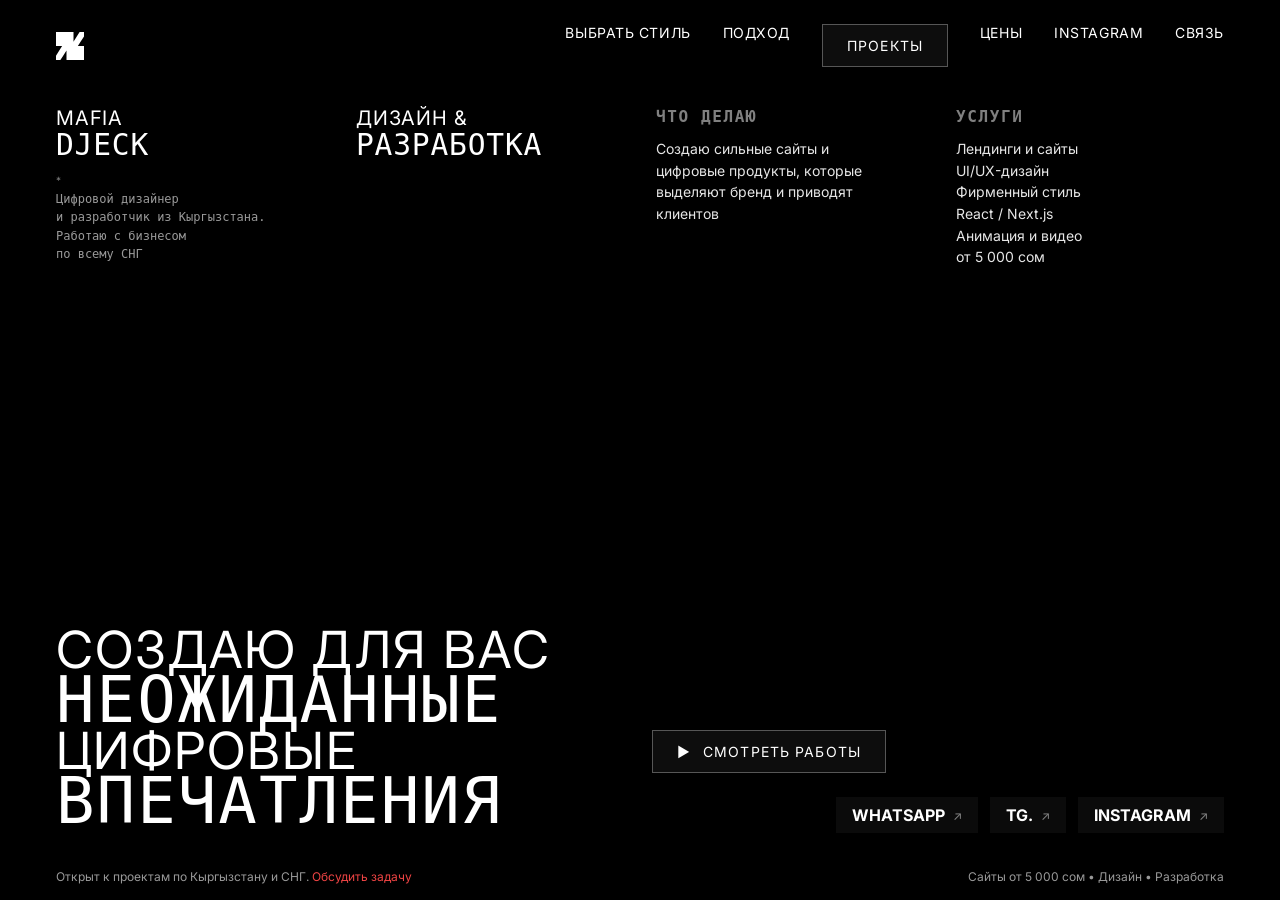
<file: docs/index.html>
<!doctype html>
<html lang="ru">
  <head>
    <meta charset="UTF-8" />
    <meta name="viewport" content="width=device-width, initial-scale=1.0" />
    <meta
      name="description"
      content="Портфолио цифрового дизайнера и разработчика. Сайты и приложения для Кыргызстана и СНГ от 5 000 сом."
    />
    <title>Mafiacjeck — дизайн и разработка сайтов в Кыргызстане</title>
    <link rel="preconnect" href="https://fonts.googleapis.com" />
    <link rel="preconnect" href="https://fonts.gstatic.com" crossorigin />
    <link
      href="https://fonts.googleapis.com/css2?family=Inter:wght@300;400;500;600;700;800;900&display=swap"
      rel="stylesheet"
    />
    <link
      href="https://db.onlinewebfonts.com/c/d08bafd725a4cfc309efb5a88e0b63a5?family=basis33"
      rel="stylesheet"
    />
    <style>
      :root { color-scheme: dark; --white: #fff; --black: #000; --chip: #0b0b0b; }
      * { box-sizing: border-box; }
      html, body { height: 100%; margin: 0; overflow: hidden; background: #000; }
      body { color: #fff; font-family: "Inter", sans-serif; -webkit-font-smoothing: antialiased; }
      a { color: inherit; text-decoration: none; }
      button { color: inherit; font: inherit; cursor: pointer; }
      .font-pixel { font-family: "basis33", monospace; }
      .page { position: relative; width: 100%; height: 100dvh; overflow: hidden; background: #000; }
      .background { position: absolute; inset: 0; width: 100%; height: 100%; object-fit: cover; }
      .shell { position: relative; z-index: 10; display: flex; flex-direction: column; height: 100%; padding: 0 3.5rem; }
      .header { display: flex; align-items: center; justify-content: space-between; padding: 1.5rem 0; }
      .mark { display: block; width: 28px; height: 28px; }
      .desktop-nav { display: flex; gap: 2rem; font-size: .875rem; letter-spacing: .04em; }
      .desktop-nav a, .icon-btn { transition: opacity .2s ease; }
      .desktop-nav a:hover, .icon-btn:hover { opacity: .7; }
      .menu-button { display: none; border: 0; background: transparent; padding: .5rem; font-size: 1.6rem; line-height: 1; }
      .meta { display: grid; grid-template-columns: repeat(4, minmax(0, 1fr)); gap: 2rem; margin-top: 1rem; }
      .meta h2 { margin: 0; font-size: 1.25rem; font-weight: 400; line-height: 1.1; letter-spacing: .04em; }
      .meta h2 .font-pixel { font-size: 1.85rem; }
      .asterisk { margin-top: .75rem; color: rgba(255,255,255,.5); font-size: .625rem; }
      .blurb { margin: .25rem 0 0; color: rgba(255,255,255,.6); font-size: .75rem; line-height: 1.55; }
      .label { margin: 0 0 .75rem; color: rgba(255,255,255,.5); font-size: 1rem; text-transform: uppercase; letter-spacing: .1em; }
      .meta-copy, .services { max-width: 220px; margin: 0; color: rgba(255,255,255,.9); font-size: .875rem; line-height: 1.55; }
      .services { padding: 0; list-style: none; }
      .spacer { flex: 1; min-height: .5rem; }
      .bottom { padding-bottom: 1rem; }
      .bottom-row { display: grid; grid-template-columns: 1fr 1fr; align-items: end; gap: 1.5rem; }
      .hero { margin: 0; font-size: clamp(3rem, 4vw, 4.25rem); font-weight: 400; line-height: .72; letter-spacing: .04em; text-transform: uppercase; }
      .hero .font-pixel { display: inline-block; font-size: 1.25em; line-height: 1; }
      .actions { display: flex; flex-direction: column; justify-content: flex-end; gap: 1.5rem; }
      .works-button { display: flex; align-items: center; align-self: flex-start; gap: .75rem; padding: .75rem 1.5rem; border: 1px solid rgba(255,255,255,.3); background: rgba(255,255,255,.05); backdrop-filter: blur(6px); font-size: .875rem; letter-spacing: .08em; transition: background .2s ease; }
      .works-button:hover { background: rgba(255,255,255,.1); }
      .chips { display: flex; flex-wrap: wrap; align-self: flex-end; gap: .75rem; }
      .chip { display: flex; align-items: center; gap: .5rem; padding: .5rem 1rem; background: var(--chip); font-weight: 700; transition: background .2s ease; }
      .chip:hover { background: #171717; }
      .chip small { color: rgba(255,255,255,.5); font-size: .75rem; font-weight: 400; }
      .footer { display: grid; grid-template-columns: 1fr 1fr; gap: 1rem; margin-top: 1.25rem; padding-top: 1rem; color: rgba(255,255,255,.6); font-size: .75rem; }
      .footer p { margin: 0; }
      .footer p:last-child { text-align: right; }
      .footer .contact { color: #ef4444; }
      .overlay { position: fixed; inset: 0; z-index: 50; display: flex; flex-direction: column; background: rgba(0,0,0,.95); backdrop-filter: blur(12px); opacity: 0; pointer-events: none; transition: opacity .5s cubic-bezier(.16,1,.3,1); }
      .overlay.open { opacity: 1; pointer-events: auto; }
      .overlay-header { display: flex; align-items: center; justify-content: space-between; padding: 1.5rem; }
      .close-button { border: 0; background: transparent; padding: .5rem; font-size: 2rem; line-height: 1; }
      .mobile-nav { display: flex; flex: 1; flex-direction: column; align-items: center; justify-content: center; gap: 2rem; }
      .mobile-nav a { transform: translateY(1rem); opacity: 0; font-size: 1.5rem; letter-spacing: .1em; transition: all .5s cubic-bezier(.16,1,.3,1); }
      .overlay.open .mobile-nav a { transform: translateY(0); opacity: 1; }
      .projects-overlay { z-index: 45; align-items: center; justify-content: center; padding: 1.25rem; background: rgba(0,0,0,.75); }
      .projects-panel { width: min(100%, 760px); max-height: 88dvh; overflow-y: auto; padding: 2rem; background: #0b0b0b; transform: translateY(2rem); transition: transform .5s cubic-bezier(.16,1,.3,1); }
      .projects-overlay.open .projects-panel { transform: translateY(0); }
      .projects-head { display: flex; align-items: flex-start; justify-content: space-between; gap: 1rem; margin-bottom: 2rem; }
      .projects-kicker { margin: 0 0 .5rem; color: rgba(255,255,255,.5); font-size: .875rem; letter-spacing: .1em; text-transform: uppercase; }
      .projects-title { margin: 0; font-size: 1.875rem; font-weight: 400; letter-spacing: .04em; text-transform: uppercase; }
      .projects-list { border-top: 1px solid rgba(255,255,255,.15); border-bottom: 1px solid rgba(255,255,255,.15); }
      .project { display: flex; align-items: center; justify-content: space-between; gap: 1rem; padding: 1.25rem 0; transition: opacity .2s ease; }
      .project + .project { border-top: 1px solid rgba(255,255,255,.15); }
      .project:hover { opacity: .7; }
      .project-number { margin-right: 1rem; color: rgba(255,255,255,.4); font-size: .75rem; }
      .project-name { font-weight: 600; letter-spacing: .04em; }
      .project-type { margin-left: 1rem; color: rgba(255,255,255,.5); font-size: .75rem; }
      @media (min-width: 1024px) { .background { transform: scale(1.2); } }
      @media (max-width: 1023px) {
        .shell { padding: 0 2.5rem; }
        .meta { grid-template-columns: repeat(2, minmax(0, 1fr)); }
        .bottom-row { grid-template-columns: 1fr; }
        .actions { gap: 1rem; }
        .chips { align-self: flex-start; }
      }
      @media (max-width: 767px) {
        .shell { padding: 0 1.25rem; }
        .header { padding: 1.25rem 0; }
        .desktop-nav { display: none; }
        .menu-button { display: block; }
        .meta { gap: 1rem; margin-top: .5rem; }
        .meta > :nth-child(even) { text-align: right; }
        .meta h2 { font-size: 1rem; }
        .meta h2 .font-pixel { font-size: 1.35rem; }
        .blurb, .meta-copy, .services { font-size: .72rem; line-height: 1.3; }
        .label { margin-bottom: .35rem; font-size: .8rem; }
        .hero { font-size: clamp(1.75rem, 8vw, 3rem); }
        .works-button { padding: .65rem 1rem; font-size: .75rem; }
        .chips { gap: .4rem; }
        .chip { padding: .45rem .65rem; font-size: .75rem; }
        .footer { grid-template-columns: 1fr; gap: .35rem; margin-top: .7rem; padding-top: .7rem; font-size: .65rem; }
        .footer p:last-child { text-align: left; }
        .projects-overlay { align-items: flex-end; }
        .projects-panel { padding: 1.5rem; }
        .projects-title { font-size: 1.5rem; }
        .project-type { display: block; margin: .3rem 0 0 2rem; }
      }
      @media (max-height: 760px) {
        .meta { margin-top: 0; }
        .blurb, .meta-copy, .services { font-size: .68rem; line-height: 1.2; }
        .hero { font-size: clamp(1.6rem, 5.8vh, 3.75rem); }
        .bottom { padding-bottom: .5rem; }
      }
    </style>
  </head>
  <body>
    <main class="page" id="top">
      <video
        class="background"
        src="https://d8j0ntlcm91z4.cloudfront.net/user_38xzZboKViGWJOttwIXH07lWA1P/hf_20260725_114042_d2ed2a89-f2fa-449b-9609-da456344257b.mp4"
        autoplay
        muted
        loop
        playsinline
      ></video>
      <div class="shell">
        <header class="header">
          <a href="#top" aria-label="На главную">
            <svg class="mark" viewBox="0 0 256 256" role="img" aria-label="Логотип Mafiacjeck">
              <path d="M160 88 194 34 216 0h40v40l-34.5 53.5L200 128h56v128H96v-88l-31.754 52L40 256H0v-40l34-54 22-34H0V0h160Z" fill="#fff"/>
            </svg>
          </a>
          <nav class="desktop-nav" aria-label="Основная навигация">
          <a href="./showcase/">ВЫБРАТЬ СТИЛЬ</a>
            <a href="#services">ПОДХОД</a>
            <button class="works-button" data-open-projects type="button">ПРОЕКТЫ</button>
            <a href="#price">ЦЕНЫ</a>
            <a href="https://instagram.com/mafiadjeck" target="_blank" rel="noreferrer">INSTAGRAM</a>
            <a href="https://t.me/mafiadjeck" target="_blank" rel="noreferrer">СВЯЗЬ</a>
          </nav>
          <button class="menu-button icon-btn" id="open-menu" aria-label="Открыть меню" type="button">☰</button>
        </header>
        <section class="meta" id="about">
          <div>
            <h2>MAFIA<br/><span class="font-pixel">DJECK</span></h2>
            <div class="asterisk">*</div>
            <p class="blurb font-pixel">Цифровой дизайнер<br/>и разработчик из Кыргызстана.<br/>Работаю с бизнесом<br/>по всему СНГ</p>
          </div>
          <div><h2>ДИЗАЙН &amp;<br/><span class="font-pixel">РАЗРАБОТКА</span></h2></div>
          <div>
            <h3 class="label font-pixel">Что делаю</h3>
            <p class="meta-copy">Создаю сильные сайты и цифровые продукты, которые выделяют бренд и приводят клиентов</p>
          </div>
          <div id="services">
            <h3 class="label font-pixel">Услуги</h3>
            <ul class="services"><li>Лендинги и сайты</li><li>UI/UX-дизайн</li><li>Фирменный стиль</li><li>React / Next.js</li><li>Анимация и видео</li><li id="price">от 5 000 сом</li></ul>
          </div>
        </section>
        <div class="spacer"></div>
        <section class="bottom">
          <div class="bottom-row">
            <h1 class="hero">СОЗДАЮ ДЛЯ ВАС<br/><span class="font-pixel">НЕОЖИДАННЫЕ</span><br/>ЦИФРОВЫЕ<br/><span class="font-pixel">ВПЕЧАТЛЕНИЯ</span></h1>
            <div class="actions">
              <button class="works-button" data-open-projects type="button"><span>▶</span><span>СМОТРЕТЬ РАБОТЫ</span></button>
              <div class="chips">
                <a class="chip" href="https://wa.me/?text=Здравствуйте!%20Хочу%20обсудить%20сайт." target="_blank" rel="noreferrer">WHATSAPP <small>↗</small></a>
                <a class="chip" href="https://t.me/mafiadjeck" target="_blank" rel="noreferrer">TG. <small>↗</small></a>
                <a class="chip" href="https://instagram.com/mafiadjeck" target="_blank" rel="noreferrer">INSTAGRAM <small>↗</small></a>
              </div>
            </div>
          </div>
          <footer class="footer">
            <p>Открыт к проектам по Кыргызстану и СНГ. <a class="contact" href="https://t.me/mafiadjeck" target="_blank" rel="noreferrer">Обсудить задачу</a></p>
            <p>Сайты от 5 000 сом &bull; Дизайн &bull; Разработка</p>
          </footer>
        </section>
      </div>
      <div class="overlay" id="mobile-menu">
        <div class="overlay-header">
          <svg class="mark" viewBox="0 0 256 256" aria-hidden="true"><path d="M160 88 194 34 216 0h40v40l-34.5 53.5L200 128h56v128H96v-88l-31.754 52L40 256H0v-40l34-54 22-34H0V0h160Z" fill="#fff"/></svg>
          <button class="close-button icon-btn" id="close-menu" aria-label="Закрыть меню" type="button">×</button>
        </div>
        <nav class="mobile-nav" aria-label="Мобильная навигация">
          <a href="#about">ОБО МНЕ</a><a href="#services">ПОДХОД</a><button class="works-button" data-open-projects type="button">ПРОЕКТЫ</button><a href="#price">ЦЕНЫ</a><a href="https://instagram.com/mafiadjeck" target="_blank" rel="noreferrer">INSTAGRAM</a><a href="https://t.me/mafiadjeck" target="_blank" rel="noreferrer">СВЯЗЬ</a>
        </nav>
      </div>
      <div class="overlay projects-overlay" id="projects" role="dialog" aria-label="Мои опубликованные проекты">
        <div class="projects-panel">
          <div class="projects-head">
            <div><p class="projects-kicker font-pixel">Реальные проекты</p><h2 class="projects-title">Сайты и приложения</h2></div>
            <button class="close-button icon-btn" id="close-projects" aria-label="Закрыть проекты" type="button">×</button>
          </div>
          <div class="projects-list">
            <a class="project" href="https://www.astropulse.life/" target="_blank" rel="noreferrer"><span><span class="project-number">01</span><span class="project-name">ASTROPULSE</span><span class="project-type">Веб-приложение — натальная карта</span></span><span>↗</span></a>
            <a class="project" href="https://targetkg.pp.ua/ru/" target="_blank" rel="noreferrer"><span><span class="project-number">02</span><span class="project-name">TARGET.KG</span><span class="project-type">Сайт студии — сайты, боты и автоматизация</span></span><span>↗</span></a>
            <a class="project" href="https://mafiadjeck-cmd.github.io/" target="_blank" rel="noreferrer"><span><span class="project-number">03</span><span class="project-name">A&amp;A APPAREL FACTORY</span><span class="project-type">Сайт швейной фабрики</span></span><span>↗</span></a>
            <a class="project" href="https://mafiadjeck-cmd.github.io/genderparty-kg/" target="_blank" rel="noreferrer"><span><span class="project-number">04</span><span class="project-name">GENDER PARTY KG</span><span class="project-type">Сайт мероприятий в Бишкеке</span></span><span>↗</span></a>
            <a class="project" href="https://t.me/EvgenyTargetBot" target="_blank" rel="noreferrer"><span><span class="project-number">05</span><span class="project-name">PREMIUM AI</span><span class="project-type">Telegram Mini App — AI-аудит Instagram</span></span><span>↗</span></a>
            <a class="project" href="https://t.me/mafiadjeck?text=Хочу%20посмотреть%20демо%20Telegram%20Mini%20App" target="_blank" rel="noreferrer"><span><span class="project-number">06</span><span class="project-name">САМ СЕБЕ ТАРГЕТОЛОГ</span><span class="project-type">Telegram Mini App — демо по запросу</span></span><span>↗</span></a>
            <a class="project" href="https://t.me/mafiadjeck?text=Хочу%20посмотреть%20кейс%20Tuzova%20Marketing" target="_blank" rel="noreferrer"><span><span class="project-number">07</span><span class="project-name">TUZOVA MARKETING</span><span class="project-type">WhatsApp Business Platform — кейс по запросу</span></span><span>↗</span></a>
          </div>
        </div>
      </div>
    </main>
    <script>
      const menu = document.querySelector("#mobile-menu");
      const projects = document.querySelector("#projects");
      document.querySelector("#open-menu").addEventListener("click", () => menu.classList.add("open"));
      document.querySelector("#close-menu").addEventListener("click", () => menu.classList.remove("open"));
      document.querySelector("#close-projects").addEventListener("click", () => projects.classList.remove("open"));
      document.querySelectorAll("[data-open-projects]").forEach((button) => {
        button.addEventListener("click", () => {
          menu.classList.remove("open");
          projects.classList.add("open");
        });
      });
      menu.querySelectorAll("a").forEach((link) => link.addEventListener("click", () => menu.classList.remove("open")));
      document.addEventListener("keydown", (event) => {
        if (event.key === "Escape") {
          menu.classList.remove("open");
          projects.classList.remove("open");
        }
      });
    </script>
  </body>
</html>
</file>
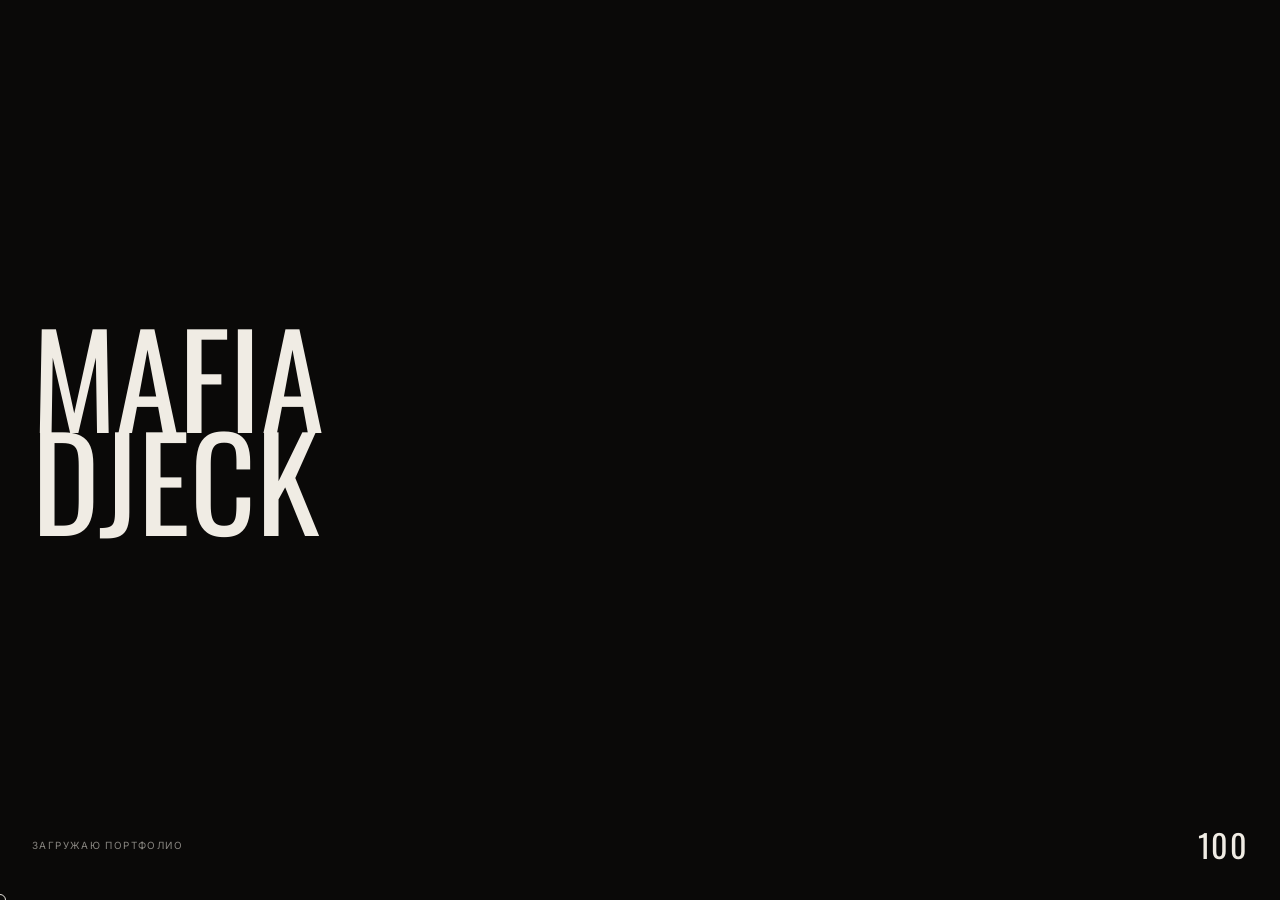
<file: docs/cinematic/index.html>
<!doctype html>
<html lang="ru">
  <head>
    <meta charset="UTF-8" />
    <meta name="viewport" content="width=device-width, initial-scale=1.0" />
    <meta name="theme-color" content="#0a0908" />
    <meta name="description" content="Кинематографичное портфолио Mafiacjeck — сайты и цифровой дизайн для Кыргызстана и СНГ." />
    <meta property="og:title" content="Mafiacjeck — Cinematic Portfolio" />
    <meta property="og:description" content="Дизайн и разработка сайтов для Кыргызстана и СНГ от 5 000 сом." />
    <meta property="og:type" content="website" />
    <meta property="og:url" content="https://mafiadjeck-cmd.github.io/portfolio-kyrgyzstan/cinematic/" />
    <meta property="og:image" content="https://mafiadjeck-cmd.github.io/portfolio-kyrgyzstan/cinematic/og.png" />
    <title>Mafiacjeck — Cinematic Portfolio</title>
    <link rel="preconnect" href="https://fonts.googleapis.com" />
    <link rel="preconnect" href="https://fonts.gstatic.com" crossorigin />
    <link href="https://fonts.googleapis.com/css2?family=Inter:wght@300;400;500;600;700;800;900&family=Oswald:wght@400;500;600;700&display=swap" rel="stylesheet" />
    <style>
      :root {
        --ink: #0a0908;
        --paper: #f0ece4;
        --muted: rgba(240, 236, 228, .55);
        --line: rgba(240, 236, 228, .22);
        --amber: #d9903d;
        color-scheme: dark;
      }
      * { box-sizing: border-box; }
      html, body { width: 100%; height: 100%; margin: 0; overflow: hidden; background: var(--ink); }
      body { color: var(--paper); font-family: "Inter", sans-serif; -webkit-font-smoothing: antialiased; }
      a { color: inherit; text-decoration: none; }
      button { color: inherit; font: inherit; cursor: pointer; }
      .site {
        position: relative;
        width: 100%;
        height: 100dvh;
        isolation: isolate;
        overflow: hidden;
        background: var(--ink);
      }
      .film {
        position: absolute;
        inset: -5%;
        z-index: -4;
        width: 110%;
        height: 110%;
        object-fit: cover;
        filter: saturate(.6) contrast(1.08);
        animation: drift 18s ease-in-out infinite alternate;
      }
      .shade {
        position: absolute;
        inset: 0;
        z-index: -3;
        background:
          linear-gradient(90deg, rgba(5,4,3,.78) 0%, rgba(5,4,3,.28) 50%, rgba(5,4,3,.58) 100%),
          linear-gradient(180deg, rgba(5,4,3,.38), transparent 38%, rgba(5,4,3,.56));
      }
      .grain {
        position: absolute;
        inset: -50%;
        z-index: 20;
        opacity: .055;
        pointer-events: none;
        background-image:
          repeating-radial-gradient(circle at 18% 27%, #fff 0 1px, transparent 1px 4px),
          repeating-radial-gradient(circle at 71% 63%, #fff 0 1px, transparent 1px 5px);
        animation: grain .22s steps(2) infinite;
      }
      .frame {
        display: flex;
        flex-direction: column;
        width: 100%;
        height: 100%;
        padding: 1.5rem 2rem 1.25rem;
      }
      .topbar {
        display: grid;
        grid-template-columns: 1fr auto 1fr;
        align-items: center;
        gap: 1rem;
        padding-bottom: 1rem;
        border-bottom: 1px solid var(--line);
        font-size: .68rem;
        letter-spacing: .17em;
        text-transform: uppercase;
      }
      .brand { font-weight: 800; }
      .brand sup { color: var(--amber); font-size: .45rem; }
      .location { color: var(--muted); text-align: center; }
      .nav { display: flex; justify-content: flex-end; gap: 1.35rem; }
      .nav button {
        padding: 0;
        border: 0;
        background: transparent;
        letter-spacing: inherit;
        text-transform: inherit;
        transition: color .2s ease;
      }
      .nav button:hover { color: var(--amber); }
      .hero {
        display: grid;
        grid-template-columns: minmax(0, 1.55fr) minmax(220px, .45fr);
        align-items: end;
        gap: 2rem;
        flex: 1;
        padding: 2.5rem 0 2rem;
      }
      .eyebrow {
        display: flex;
        align-items: center;
        gap: .7rem;
        margin: 0 0 1rem;
        color: var(--muted);
        font-size: .65rem;
        letter-spacing: .19em;
        text-transform: uppercase;
      }
      .eyebrow::before { width: 2.5rem; height: 1px; background: var(--amber); content: ""; }
      .headline {
        max-width: 1050px;
        margin: 0;
        font-family: "Oswald", sans-serif;
        font-size: clamp(4.2rem, 9.1vw, 9.3rem);
        font-weight: 500;
        line-height: .78;
        letter-spacing: -.045em;
        text-transform: uppercase;
      }
      .headline .line {
        display: block;
        overflow: hidden;
      }
      .headline .word {
        display: block;
        transform: translateY(115%);
        animation: reveal 1s cubic-bezier(.16,1,.3,1) forwards;
      }
      .headline .line:nth-child(2) .word { animation-delay: .08s; }
      .headline .line:nth-child(3) .word { animation-delay: .16s; }
      .headline em { color: transparent; font-style: normal; -webkit-text-stroke: 1px var(--paper); }
      .side {
        display: flex;
        flex-direction: column;
        align-items: flex-start;
        justify-content: flex-end;
        gap: 1.3rem;
        padding-bottom: .15rem;
      }
      .side-index { color: var(--amber); font-family: "Oswald", sans-serif; font-size: 2rem; }
      .side-copy {
        max-width: 260px;
        margin: 0;
        color: rgba(240,236,228,.78);
        font-size: .82rem;
        line-height: 1.55;
      }
      .cta {
        display: inline-flex;
        align-items: center;
        gap: 1.25rem;
        padding: .85rem 1rem .85rem 1.2rem;
        border: 1px solid var(--line);
        background: rgba(10,9,8,.18);
        backdrop-filter: blur(10px);
        font-size: .67rem;
        letter-spacing: .16em;
        text-transform: uppercase;
        transition: border-color .25s ease, background .25s ease;
      }
      .cta:hover { border-color: var(--amber); background: rgba(217,144,61,.12); }
      .cta i { color: var(--amber); font-size: 1rem; font-style: normal; }
      .lower {
        display: grid;
        grid-template-columns: 1.2fr .8fr;
        gap: 1rem;
        align-items: center;
        padding-top: 1rem;
        border-top: 1px solid var(--line);
      }
      .services { display: flex; flex-wrap: wrap; gap: .75rem 1.5rem; color: var(--muted); font-size: .63rem; letter-spacing: .12em; text-transform: uppercase; }
      .services span::before { margin-right: .55rem; color: var(--amber); content: "◆"; font-size: .42rem; vertical-align: .12rem; }
      .status { display: flex; align-items: center; justify-content: flex-end; gap: .8rem; color: var(--muted); font-size: .62rem; letter-spacing: .14em; text-transform: uppercase; }
      .pulse { width: .4rem; height: .4rem; border-radius: 50%; background: #7cdb86; box-shadow: 0 0 0 0 rgba(124,219,134,.6); animation: pulse 2s infinite; }
      .overlay {
        position: fixed;
        inset: 0;
        z-index: 40;
        display: grid;
        place-items: center;
        padding: 2rem;
        background: rgba(8,7,6,.9);
        backdrop-filter: blur(18px);
        opacity: 0;
        visibility: hidden;
        transition: opacity .45s ease, visibility .45s ease;
      }
      .overlay.open { opacity: 1; visibility: visible; }
      .panel {
        width: min(100%, 920px);
        max-height: 88dvh;
        overflow: auto;
        border: 1px solid var(--line);
        background: #0d0c0a;
        transform: translateY(25px);
        transition: transform .55s cubic-bezier(.16,1,.3,1);
      }
      .overlay.open .panel { transform: translateY(0); }
      .panel-head { display: flex; align-items: flex-start; justify-content: space-between; gap: 1rem; padding: 1.5rem; border-bottom: 1px solid var(--line); }
      .panel-kicker { margin: 0 0 .5rem; color: var(--amber); font-size: .6rem; letter-spacing: .18em; text-transform: uppercase; }
      .panel-title { margin: 0; font-family: "Oswald", sans-serif; font-size: clamp(2rem, 5vw, 4rem); font-weight: 500; line-height: .9; text-transform: uppercase; }
      .close { width: 2.5rem; height: 2.5rem; border: 1px solid var(--line); background: transparent; font-size: 1.35rem; transition: border-color .2s ease, color .2s ease; }
      .close:hover { color: var(--amber); border-color: var(--amber); }
      .projects { display: grid; }
      .project {
        display: grid;
        grid-template-columns: 3.5rem 1fr auto;
        align-items: center;
        gap: 1rem;
        padding: 1.4rem 1.5rem;
        border-bottom: 1px solid var(--line);
        transition: background .25s ease;
      }
      .project:hover { background: rgba(217,144,61,.08); }
      .project:last-child { border-bottom: 0; }
      .project-no { color: var(--amber); font-family: "Oswald", sans-serif; font-size: 1.35rem; }
      .project h3 { margin: 0 0 .25rem; font-size: .95rem; letter-spacing: .06em; text-transform: uppercase; }
      .project p { margin: 0; color: var(--muted); font-size: .68rem; }
      .project-arrow { font-size: 1.3rem; }
      .contact-grid { display: grid; grid-template-columns: repeat(3, 1fr); }
      .contact-link { padding: 2rem 1.5rem; border-right: 1px solid var(--line); transition: background .25s ease; }
      .contact-link:last-child { border-right: 0; }
      .contact-link:hover { background: rgba(217,144,61,.08); }
      .contact-link small { display: block; margin-bottom: .55rem; color: var(--muted); font-size: .55rem; letter-spacing: .15em; text-transform: uppercase; }
      .contact-link strong { font-family: "Oswald", sans-serif; font-size: 1.4rem; font-weight: 500; text-transform: uppercase; }
      .intro {
        position: fixed;
        inset: 0;
        z-index: 100;
        display: grid;
        grid-template-rows: 1fr auto;
        padding: 2rem;
        background: var(--ink);
        transition: transform .9s cubic-bezier(.85,0,.15,1);
      }
      .loaded .intro { transform: translateY(-105%); }
      .intro-brand { align-self: center; font-family: "Oswald", sans-serif; font-size: clamp(3.5rem, 10vw, 9rem); line-height: .8; text-transform: uppercase; }
      .intro-bottom { display: flex; align-items: center; justify-content: space-between; color: var(--muted); font-size: .62rem; letter-spacing: .14em; text-transform: uppercase; }
      .counter { color: var(--paper); font-family: "Oswald", sans-serif; font-size: 2rem; }
      .cursor {
        position: fixed;
        z-index: 120;
        width: 12px;
        height: 12px;
        margin: -6px 0 0 -6px;
        border: 1px solid var(--paper);
        border-radius: 50%;
        pointer-events: none;
        mix-blend-mode: difference;
        transition: width .15s ease, height .15s ease, margin .15s ease, background .15s ease;
      }
      .cursor.hot { width: 34px; height: 34px; margin: -17px 0 0 -17px; background: var(--paper); }
      @keyframes drift { to { transform: scale(1.035) translate3d(-.5%, -.4%, 0); } }
      @keyframes reveal { to { transform: translateY(0); } }
      @keyframes grain { 0% { transform: translate(0); } 25% { transform: translate(2%, -3%); } 50% { transform: translate(-3%, 2%); } 75% { transform: translate(3%, 4%); } 100% { transform: translate(-2%, -2%); } }
      @keyframes pulse { 70% { box-shadow: 0 0 0 8px rgba(124,219,134,0); } 100% { box-shadow: 0 0 0 0 rgba(124,219,134,0); } }
      @media (max-width: 850px) {
        .frame { padding: 1.1rem 1.15rem 1rem; }
        .topbar { grid-template-columns: 1fr auto; }
        .location { display: none; }
        .nav { gap: 1rem; }
        .nav button:first-child { display: none; }
        .hero { grid-template-columns: 1fr; align-content: end; gap: 1.3rem; padding: 1.8rem 0 1.25rem; }
        .headline { font-size: clamp(3.8rem, 18vw, 7rem); }
        .side { display: grid; grid-template-columns: auto 1fr; gap: .65rem 1rem; }
        .side-index { grid-row: 1 / 3; }
        .side-copy { font-size: .72rem; }
        .cta { grid-column: 1 / -1; justify-content: space-between; width: 100%; }
        .lower { grid-template-columns: 1fr; }
        .status { justify-content: flex-start; }
        .services { gap: .5rem 1rem; }
        .overlay { padding: .75rem; }
        .contact-grid { grid-template-columns: 1fr; }
        .contact-link { padding: 1.25rem; border-right: 0; border-bottom: 1px solid var(--line); }
        .contact-link:last-child { border-bottom: 0; }
        .cursor { display: none; }
      }
      @media (max-height: 700px) {
        .hero { padding: 1rem 0; }
        .headline { font-size: clamp(3rem, 15vh, 7rem); }
        .side-copy { display: none; }
        .services { font-size: .55rem; }
      }
      @media (prefers-reduced-motion: reduce) {
        *, *::before, *::after { animation-duration: .01ms !important; animation-iteration-count: 1 !important; transition-duration: .01ms !important; }
        .intro { display: none; }
        .headline .word { transform: none; }
      }
    </style>
  </head>
  <body>
    <div class="intro" aria-hidden="true">
      <div class="intro-brand">MAFIA<br/>DJECK</div>
      <div class="intro-bottom"><span>Загружаю портфолио</span><span class="counter" id="counter">00</span></div>
    </div>
    <main class="site">
      <video class="film" autoplay muted loop playsinline src="https://d8j0ntlcm91z4.cloudfront.net/user_38xzZboKViGWJOttwIXH07lWA1P/hf_20260725_114042_d2ed2a89-f2fa-449b-9609-da456344257b.mp4"></video>
      <div class="shade"></div>
      <div class="grain"></div>
      <div class="frame">
        <header class="topbar">
          <a class="brand" href="./">MAFIADJECK<sup>®</sup></a>
          <div class="location">Бишкек, Кыргызстан · Работаю по СНГ</div>
          <nav class="nav" aria-label="Навигация">
            <button type="button" onclick="location.href='../showcase/'">Стили</button>
            <button type="button" data-projects>Работы</button>
            <button type="button" data-contact>Контакт</button>
          </nav>
        </header>
        <section class="hero">
          <div>
            <p class="eyebrow">Digital designer &amp; developer</p>
            <h1 class="headline">
              <span class="line"><span class="word">Создаю</span></span>
              <span class="line"><span class="word"><em>бренды,</em> которые</span></span>
              <span class="line"><span class="word">помнят</span></span>
            </h1>
          </div>
          <aside class="side">
            <span class="side-index">01</span>
            <p class="side-copy">Сайты, интерфейсы и цифровые истории для бизнеса из Кыргызстана и стран СНГ.</p>
            <button class="cta" type="button" data-projects><span>Смотреть проекты</span><i>↗</i></button>
          </aside>
        </section>
        <footer class="lower">
          <div class="services"><span>Web design</span><span>Development</span><span>Brand identity</span><span>от 5 000 сом</span></div>
          <div class="status"><span class="pulse"></span><span>Открыт к новым проектам</span></div>
        </footer>
      </div>
    </main>
    <section class="overlay" id="projects" aria-label="Опубликованные проекты">
      <div class="panel">
        <header class="panel-head">
          <div><p class="panel-kicker">Selected work · 2026</p><h2 class="panel-title">Реальные<br/>проекты</h2></div>
          <button class="close" type="button" data-close aria-label="Закрыть">×</button>
        </header>
        <div class="projects">
          <a class="project" href="https://www.astropulse.life/" target="_blank" rel="noreferrer">
            <span class="project-no">01</span><span><h3>AstroPulse</h3><p>Веб-приложение · Натальная карта</p></span><span class="project-arrow">↗</span>
          </a>
          <a class="project" href="https://targetkg.pp.ua/ru/" target="_blank" rel="noreferrer">
            <span class="project-no">02</span><span><h3>TARGET.KG</h3><p>Сайт студии · Сайты, боты и автоматизация</p></span><span class="project-arrow">↗</span>
          </a>
          <a class="project" href="https://mafiadjeck-cmd.github.io/" target="_blank" rel="noreferrer">
            <span class="project-no">03</span><span><h3>A&amp;A Apparel Factory</h3><p>Корпоративный сайт · Бишкек</p></span><span class="project-arrow">↗</span>
          </a>
          <a class="project" href="https://mafiadjeck-cmd.github.io/genderparty-kg/" target="_blank" rel="noreferrer">
            <span class="project-no">04</span><span><h3>Gender Party KG</h3><p>Сайт мероприятий · Кыргызстан</p></span><span class="project-arrow">↗</span>
          </a>
          <a class="project" href="https://t.me/EvgenyTargetBot" target="_blank" rel="noreferrer">
            <span class="project-no">05</span><span><h3>Premium AI</h3><p>Telegram Mini App · AI-аудит Instagram</p></span><span class="project-arrow">↗</span>
          </a>
          <a class="project" href="https://t.me/mafiadjeck?text=Хочу%20посмотреть%20демо%20Telegram%20Mini%20App" target="_blank" rel="noreferrer">
            <span class="project-no">06</span><span><h3>Сам себе таргетолог</h3><p>Telegram Mini App · Демо по запросу</p></span><span class="project-arrow">↗</span>
          </a>
          <a class="project" href="https://t.me/mafiadjeck?text=Хочу%20посмотреть%20кейс%20Tuzova%20Marketing" target="_blank" rel="noreferrer">
            <span class="project-no">07</span><span><h3>Tuzova Marketing</h3><p>WhatsApp Business Platform · Кейс по запросу</p></span><span class="project-arrow">↗</span>
          </a>
        </div>
      </div>
    </section>
    <section class="overlay" id="contact" aria-label="Контакты">
      <div class="panel">
        <header class="panel-head">
          <div><p class="panel-kicker">Начнём проект</p><h2 class="panel-title">Связаться<br/>со мной</h2></div>
          <button class="close" type="button" data-close aria-label="Закрыть">×</button>
        </header>
        <div class="contact-grid">
          <a class="contact-link" href="https://wa.me/?text=Здравствуйте!%20Хочу%20обсудить%20сайт." target="_blank" rel="noreferrer"><small>Написать в</small><strong>WhatsApp ↗</strong></a>
          <a class="contact-link" href="https://t.me/mafiadjeck" target="_blank" rel="noreferrer"><small>Написать в</small><strong>Telegram ↗</strong></a>
          <a class="contact-link" href="https://instagram.com/mafiadjeck" target="_blank" rel="noreferrer"><small>Посмотреть</small><strong>Instagram ↗</strong></a>
        </div>
      </div>
    </section>
    <div class="cursor" id="cursor" aria-hidden="true"></div>
    <script>
      const counter = document.querySelector("#counter");
      let value = 0;
      const loading = setInterval(() => {
        value = Math.min(100, value + Math.ceil(Math.random() * 15));
        counter.textContent = String(value).padStart(2, "0");
        if (value === 100) {
          clearInterval(loading);
          setTimeout(() => document.body.classList.add("loaded"), 180);
        }
      }, 75);
      const projects = document.querySelector("#projects");
      const contact = document.querySelector("#contact");
      const closeAll = () => document.querySelectorAll(".overlay.open").forEach((item) => item.classList.remove("open"));
      document.querySelectorAll("[data-projects]").forEach((button) => button.addEventListener("click", () => projects.classList.add("open")));
      document.querySelectorAll("[data-contact]").forEach((button) => button.addEventListener("click", () => contact.classList.add("open")));
      document.querySelectorAll("[data-close]").forEach((button) => button.addEventListener("click", closeAll));
      document.querySelectorAll(".overlay").forEach((overlay) => overlay.addEventListener("click", (event) => {
        if (event.target === overlay) closeAll();
      }));
      document.addEventListener("keydown", (event) => { if (event.key === "Escape") closeAll(); });
      const cursor = document.querySelector("#cursor");
      document.addEventListener("pointermove", (event) => {
        cursor.style.transform = "translate3d(" + event.clientX + "px," + event.clientY + "px,0)";
      });
      document.querySelectorAll("a, button").forEach((item) => {
        item.addEventListener("pointerenter", () => cursor.classList.add("hot"));
        item.addEventListener("pointerleave", () => cursor.classList.remove("hot"));
      });
    </script>
  </body>
</html>
</file>
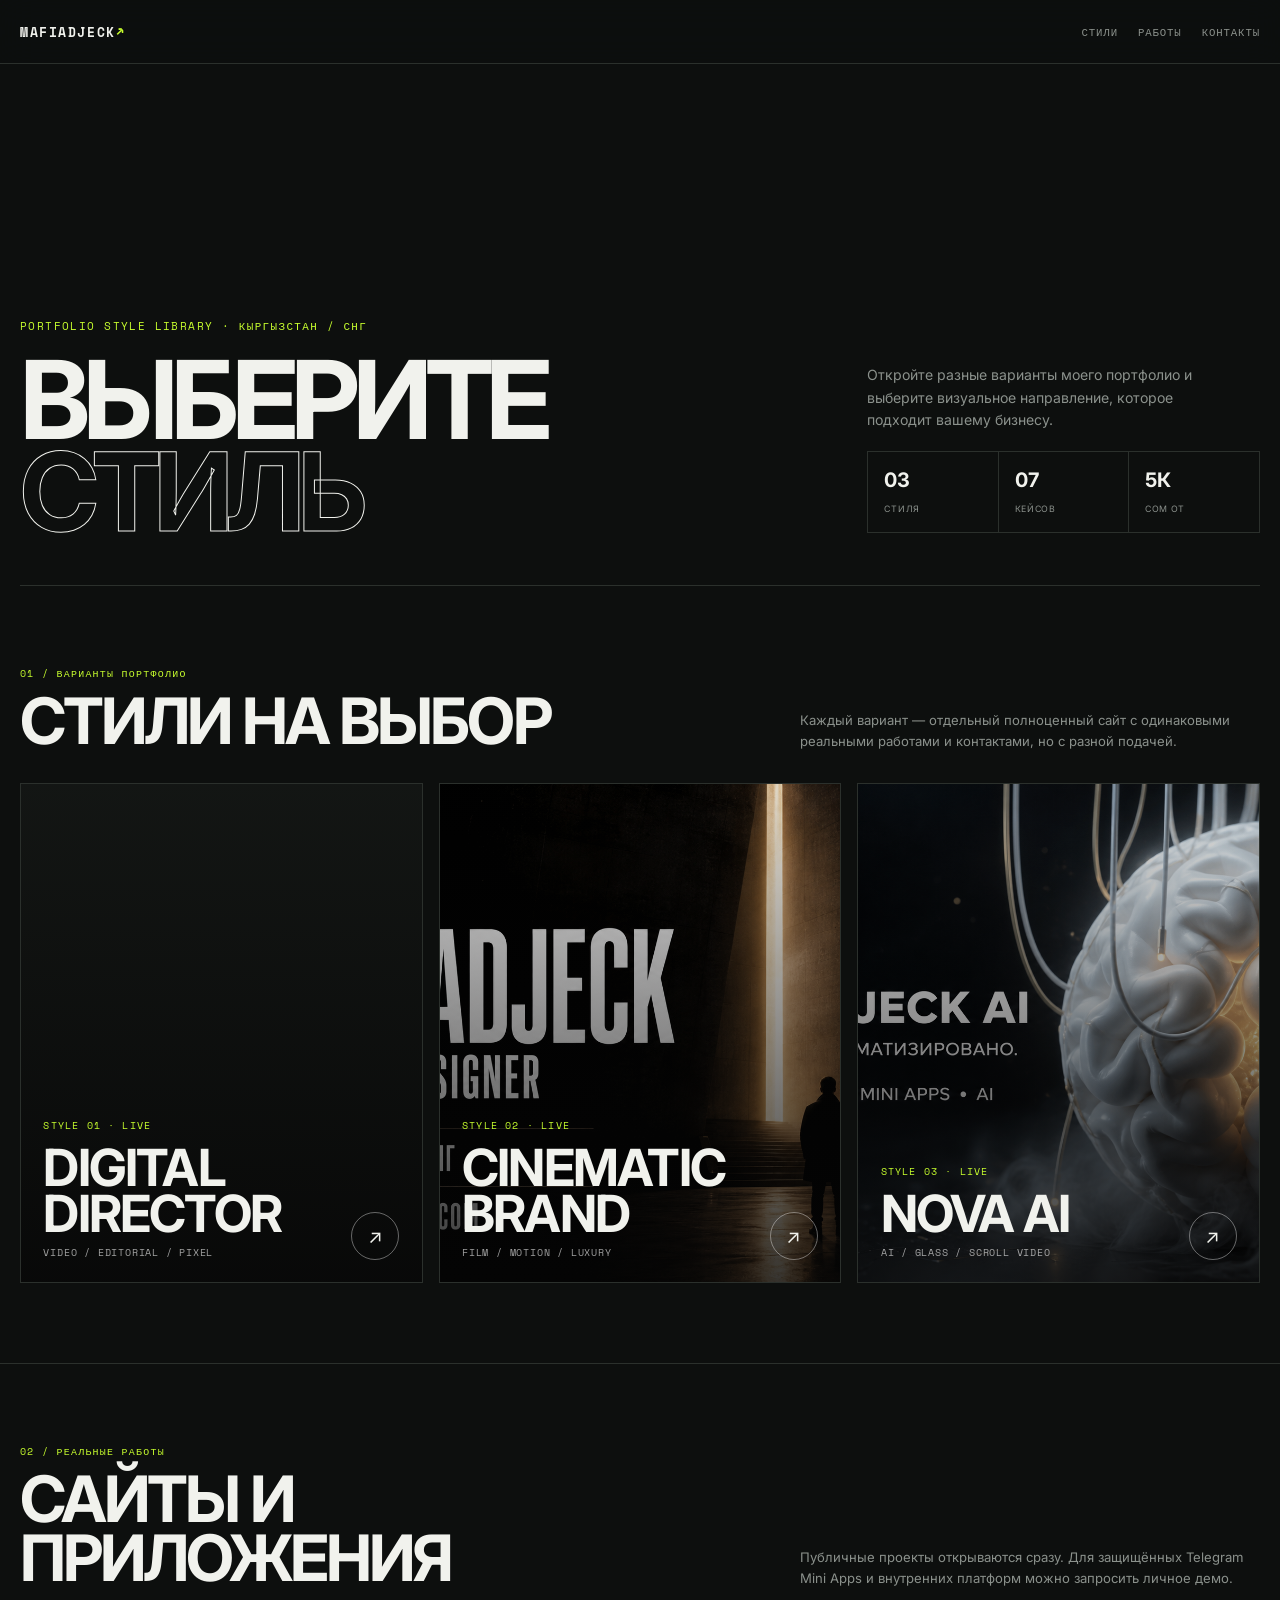
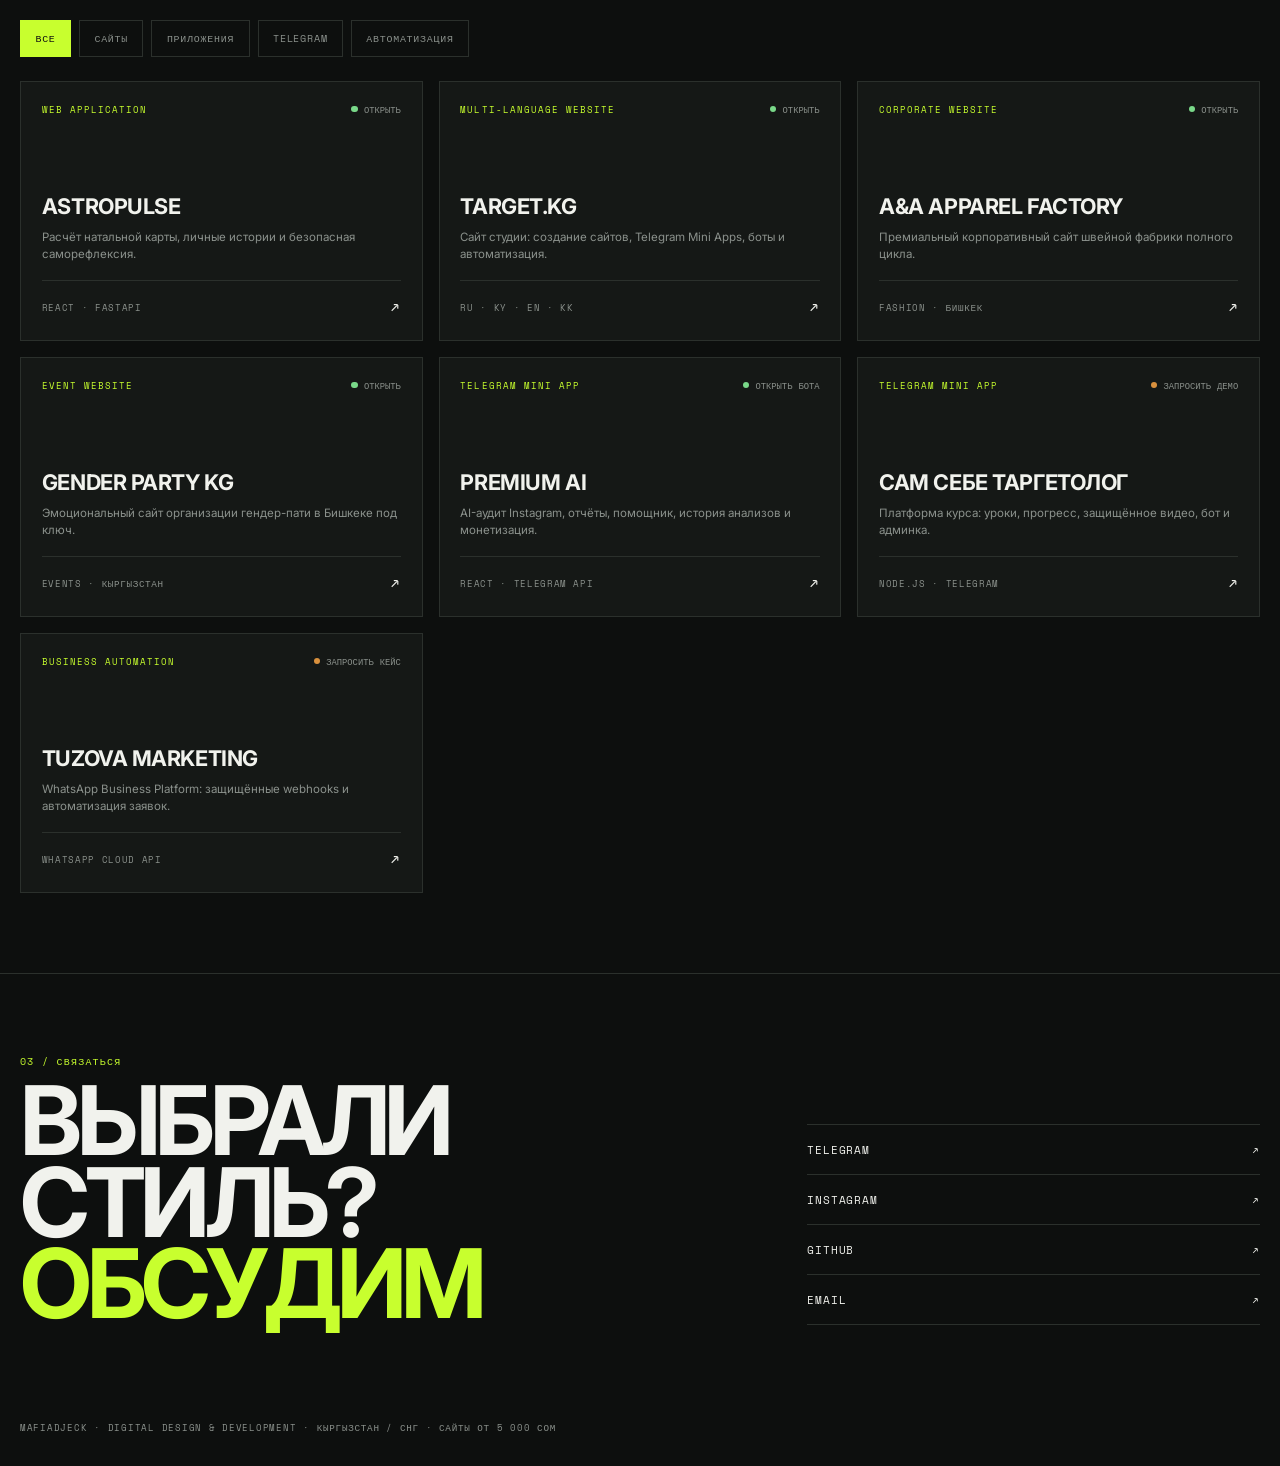
<file: docs/showcase/index.html>
<!doctype html>
<html lang="ru">
  <head>
    <meta charset="UTF-8" />
    <meta name="viewport" content="width=device-width, initial-scale=1.0" />
    <meta name="theme-color" content="#0d0f0e" />
    <meta name="description" content="Выберите стиль портфолио Mafiacjeck и посмотрите реальные сайты, приложения и Telegram Mini Apps." />
    <meta property="og:title" content="Mafiacjeck — выберите стиль" />
    <meta property="og:description" content="Разные варианты портфолио, реальные сайты, приложения и Telegram Mini Apps." />
    <meta property="og:type" content="website" />
    <meta property="og:url" content="https://mafiadjeck-cmd.github.io/portfolio-kyrgyzstan/showcase/" />
    <meta property="og:image" content="https://mafiadjeck-cmd.github.io/portfolio-kyrgyzstan/showcase/og.png" />
    <title>Mafiacjeck — выберите стиль портфолио</title>
    <link rel="preconnect" href="https://fonts.googleapis.com" />
    <link rel="preconnect" href="https://fonts.gstatic.com" crossorigin />
    <link href="https://fonts.googleapis.com/css2?family=Inter:wght@400;500;600;700;800&family=Space+Mono:wght@400;700&display=swap" rel="stylesheet" />
    <style>
      :root {
        --bg: #0d0f0e;
        --card: #151816;
        --card-2: #1a1d1b;
        --text: #f1f2ed;
        --muted: #8b918c;
        --line: #2b302c;
        --acid: #c8ff2e;
        --amber: #d9903d;
        --green: #79d889;
        color-scheme: dark;
      }
      * { box-sizing: border-box; }
      html { scroll-behavior: smooth; }
      body { margin: 0; background: var(--bg); color: var(--text); font-family: "Inter", sans-serif; -webkit-font-smoothing: antialiased; }
      a { color: inherit; text-decoration: none; }
      button { color: inherit; font: inherit; cursor: pointer; }
      .mono { font-family: "Space Mono", monospace; }
      .wrap { width: min(100% - 2.5rem, 1440px); margin-inline: auto; }
      .top {
        position: sticky;
        top: 0;
        z-index: 20;
        display: flex;
        align-items: center;
        justify-content: space-between;
        min-height: 64px;
        border-bottom: 1px solid var(--line);
        background: rgba(13,15,14,.86);
        backdrop-filter: blur(18px);
      }
      .top .wrap { display: flex; align-items: center; justify-content: space-between; }
      .logo { font-size: .82rem; font-weight: 800; letter-spacing: .12em; }
      .logo i { color: var(--acid); font-style: normal; }
      .top-nav { display: flex; align-items: center; gap: 1.25rem; color: var(--muted); font-size: .67rem; letter-spacing: .08em; text-transform: uppercase; }
      .top-nav a { transition: color .2s ease; }
      .top-nav a:hover { color: var(--acid); }
      .hero { display: grid; grid-template-columns: 1.35fr .65fr; align-items: end; gap: 2rem; min-height: 58vh; padding: 5rem 0 3rem; border-bottom: 1px solid var(--line); }
      .kicker { margin: 0 0 1.25rem; color: var(--acid); font-size: .68rem; letter-spacing: .13em; text-transform: uppercase; }
      .hero h1 { max-width: 1080px; margin: 0; font-size: clamp(3.7rem, 8.5vw, 8.5rem); line-height: .84; letter-spacing: -.065em; text-transform: uppercase; }
      .hero h1 span { color: transparent; -webkit-text-stroke: 1px var(--text); }
      .hero-aside { display: flex; flex-direction: column; gap: 1.2rem; padding-bottom: .25rem; }
      .hero-aside p { max-width: 340px; margin: 0; color: var(--muted); font-size: .88rem; line-height: 1.6; }
      .stats { display: grid; grid-template-columns: repeat(3, 1fr); border: 1px solid var(--line); }
      .stat { padding: 1rem; border-right: 1px solid var(--line); }
      .stat:last-child { border-right: 0; }
      .stat strong { display: block; margin-bottom: .25rem; font-size: 1.25rem; }
      .stat small { color: var(--muted); font-size: .55rem; letter-spacing: .08em; text-transform: uppercase; }
      .section { padding: 5rem 0; border-bottom: 1px solid var(--line); }
      .section-head { display: grid; grid-template-columns: 1fr 1fr; align-items: end; gap: 2rem; margin-bottom: 2rem; }
      .section-no { margin: 0 0 .7rem; color: var(--acid); font-size: .62rem; letter-spacing: .13em; text-transform: uppercase; }
      .section h2 { margin: 0; font-size: clamp(2.2rem, 5vw, 5rem); line-height: .92; letter-spacing: -.045em; text-transform: uppercase; }
      .section-note { max-width: 460px; justify-self: end; margin: 0; color: var(--muted); font-size: .82rem; line-height: 1.55; }
      .styles { display: grid; grid-template-columns: repeat(3, minmax(0, 1fr)); gap: 1rem; }
      .style-card { position: relative; min-height: 500px; overflow: hidden; border: 1px solid var(--line); background: var(--card); isolation: isolate; }
      .style-media { position: absolute; inset: 0; z-index: -2; width: 100%; height: 100%; object-fit: cover; filter: saturate(.65) contrast(1.07); transition: transform .9s cubic-bezier(.16,1,.3,1); }
      .style-card:hover .style-media { transform: scale(1.035); }
      .style-shade { position: absolute; inset: 0; z-index: -1; background: linear-gradient(180deg, rgba(5,5,5,.12), rgba(5,5,5,.8)); }
      .style-info { position: absolute; inset: auto 0 0; display: grid; grid-template-columns: 1fr auto; align-items: end; gap: 1rem; padding: 1.4rem; }
      .style-index { margin-bottom: .7rem; color: var(--acid); font-size: .62rem; letter-spacing: .12em; text-transform: uppercase; }
      .style-card h3 { margin: 0 0 .55rem; font-size: clamp(1.8rem, 4vw, 3.5rem); line-height: .9; letter-spacing: -.035em; text-transform: uppercase; }
      .style-tags { color: rgba(255,255,255,.62); font-size: .62rem; letter-spacing: .08em; text-transform: uppercase; }
      .open { display: grid; width: 3rem; height: 3rem; place-items: center; border: 1px solid rgba(255,255,255,.38); border-radius: 50%; font-size: 1.2rem; transition: color .2s ease, background .2s ease, border-color .2s ease; }
      .style-card:hover .open { color: #111; border-color: var(--acid); background: var(--acid); }
      .filters { display: flex; flex-wrap: wrap; gap: .5rem; margin-bottom: 1.5rem; }
      .filter { padding: .62rem .9rem; border: 1px solid var(--line); background: transparent; color: var(--muted); font-size: .62rem; letter-spacing: .08em; text-transform: uppercase; transition: all .2s ease; }
      .filter:hover, .filter.active { color: #111; border-color: var(--acid); background: var(--acid); }
      .works { display: grid; grid-template-columns: repeat(3, minmax(0, 1fr)); gap: 1rem; }
      .work { display: flex; min-height: 260px; flex-direction: column; justify-content: space-between; padding: 1.3rem; border: 1px solid var(--line); background: var(--card); transition: transform .25s ease, border-color .25s ease, background .25s ease; }
      .work:hover { transform: translateY(-4px); border-color: #4b524d; background: var(--card-2); }
      .work[hidden] { display: none; }
      .work-top { display: flex; align-items: center; justify-content: space-between; gap: 1rem; }
      .type { color: var(--acid); font-size: .58rem; letter-spacing: .11em; text-transform: uppercase; }
      .live { display: flex; align-items: center; gap: .4rem; color: var(--muted); font-size: .55rem; text-transform: uppercase; }
      .live::before { width: .38rem; height: .38rem; border-radius: 50%; background: var(--green); content: ""; }
      .demo::before { background: var(--amber); }
      .work h3 { margin: auto 0 .7rem; font-size: 1.35rem; line-height: 1.05; letter-spacing: -.02em; text-transform: uppercase; }
      .work p { margin: 0 0 1rem; color: var(--muted); font-size: .72rem; line-height: 1.5; }
      .work-foot { display: flex; align-items: center; justify-content: space-between; padding-top: .9rem; border-top: 1px solid var(--line); color: var(--muted); font-size: .58rem; letter-spacing: .07em; text-transform: uppercase; }
      .work-foot b { color: var(--text); font-size: 1rem; font-weight: 400; }
      .contact { display: grid; grid-template-columns: 1.25fr .75fr; align-items: end; gap: 2rem; padding: 5rem 0; }
      .contact h2 { max-width: 900px; margin: 0; font-size: clamp(3rem, 7.5vw, 7.5rem); line-height: .85; letter-spacing: -.055em; text-transform: uppercase; }
      .contact h2 em { color: var(--acid); font-style: normal; }
      .contact-links { display: grid; border-top: 1px solid var(--line); }
      .contact-links a { display: flex; align-items: center; justify-content: space-between; padding: 1rem 0; border-bottom: 1px solid var(--line); font-size: .7rem; letter-spacing: .08em; text-transform: uppercase; transition: color .2s ease; }
      .contact-links a:hover { color: var(--acid); }
      .bottom { padding: 1rem 0 2rem; color: var(--muted); font-size: .58rem; letter-spacing: .08em; text-transform: uppercase; }
      @media (max-width: 960px) {
        .hero, .contact { grid-template-columns: 1fr; }
        .hero { min-height: auto; padding-top: 6rem; }
        .hero-aside { max-width: 620px; }
        .styles, .section-head { grid-template-columns: 1fr; }
        .section-note { justify-self: start; }
        .works { grid-template-columns: repeat(2, minmax(0, 1fr)); }
      }
      @media (max-width: 620px) {
        .wrap { width: min(100% - 1.4rem, 1440px); }
        .top-nav a:first-child, .top-nav a:nth-child(2) { display: none; }
        .hero { padding: 4.5rem 0 2.5rem; }
        .hero h1 { font-size: clamp(3.2rem, 18vw, 5rem); }
        .stats { grid-template-columns: repeat(3, 1fr); }
        .stat { padding: .7rem .5rem; }
        .style-card { min-height: 390px; }
        .section { padding: 3.5rem 0; }
        .works { grid-template-columns: 1fr; }
        .work { min-height: 220px; }
        .contact { padding: 3.5rem 0; }
      }
      @media (prefers-reduced-motion: reduce) { * { scroll-behavior: auto !important; transition-duration: .01ms !important; animation-duration: .01ms !important; } }
    </style>
  </head>
  <body>
    <header class="top">
      <div class="wrap">
        <a class="logo mono" href="./">MAFIADJECK<i>↗</i></a>
        <nav class="top-nav mono" aria-label="Навигация">
          <a href="#styles">Стили</a>
          <a href="#works">Работы</a>
          <a href="#contact">Контакты</a>
        </nav>
      </div>
    </header>
    <main>
      <section class="hero wrap">
        <div>
          <p class="kicker mono">Portfolio Style Library · Кыргызстан / СНГ</p>
          <h1>Выберите <span>стиль</span></h1>
        </div>
        <aside class="hero-aside">
          <p>Откройте разные варианты моего портфолио и выберите визуальное направление, которое подходит вашему бизнесу.</p>
          <div class="stats">
            <div class="stat"><strong>03</strong><small>стиля</small></div>
            <div class="stat"><strong>07</strong><small>кейсов</small></div>
            <div class="stat"><strong>5К</strong><small>сом от</small></div>
          </div>
        </aside>
      </section>
      <section class="section" id="styles">
        <div class="wrap">
          <header class="section-head">
            <div><p class="section-no mono">01 / Варианты портфолио</p><h2>Стили на выбор</h2></div>
            <p class="section-note">Каждый вариант — отдельный полноценный сайт с одинаковыми реальными работами и контактами, но с разной подачей.</p>
          </header>
          <div class="styles">
            <a class="style-card" href="../">
              <video class="style-media" autoplay muted loop playsinline src="https://d8j0ntlcm91z4.cloudfront.net/user_38xzZboKViGWJOttwIXH07lWA1P/hf_20260725_114042_d2ed2a89-f2fa-449b-9609-da456344257b.mp4"></video>
              <div class="style-shade"></div>
              <div class="style-info">
                <div><div class="style-index mono">Style 01 · Live</div><h3>Digital Director</h3><div class="style-tags mono">Video / Editorial / Pixel</div></div>
                <span class="open">↗</span>
              </div>
            </a>
            <a class="style-card" href="../cinematic/">
              <img class="style-media" src="../cinematic/og.png" alt="" />
              <div class="style-shade"></div>
              <div class="style-info">
                <div><div class="style-index mono">Style 02 · Live</div><h3>Cinematic Brand</h3><div class="style-tags mono">Film / Motion / Luxury</div></div>
                <span class="open">↗</span>
              </div>
            </a>
            <a class="style-card" href="../nova-ai/">
              <img class="style-media" src="../nova-ai/og.png" alt="" />
              <div class="style-shade"></div>
              <div class="style-info">
                <div><div class="style-index mono">Style 03 · Live</div><h3>Nova AI</h3><div class="style-tags mono">AI / Glass / Scroll Video</div></div>
                <span class="open">↗</span>
              </div>
            </a>
          </div>
        </div>
      </section>
      <section class="section" id="works">
        <div class="wrap">
          <header class="section-head">
            <div><p class="section-no mono">02 / Реальные работы</p><h2>Сайты и приложения</h2></div>
            <p class="section-note">Публичные проекты открываются сразу. Для защищённых Telegram Mini Apps и внутренних платформ можно запросить личное демо.</p>
          </header>
          <div class="filters" role="group" aria-label="Фильтр проектов">
            <button class="filter active mono" type="button" data-filter="all">Все</button>
            <button class="filter mono" type="button" data-filter="site">Сайты</button>
            <button class="filter mono" type="button" data-filter="app">Приложения</button>
            <button class="filter mono" type="button" data-filter="telegram">Telegram</button>
            <button class="filter mono" type="button" data-filter="automation">Автоматизация</button>
          </div>
          <div class="works">
            <a class="work" data-category="app" href="https://www.astropulse.life/" target="_blank" rel="noreferrer">
              <div class="work-top"><span class="type mono">Web application</span><span class="live mono">Открыть</span></div>
              <h3>AstroPulse</h3><p>Расчёт натальной карты, личные истории и безопасная саморефлексия.</p>
              <div class="work-foot mono"><span>React · FastAPI</span><b>↗</b></div>
            </a>
            <a class="work" data-category="site automation telegram" href="https://targetkg.pp.ua/ru/" target="_blank" rel="noreferrer">
              <div class="work-top"><span class="type mono">Multi-language website</span><span class="live mono">Открыть</span></div>
              <h3>TARGET.KG</h3><p>Сайт студии: создание сайтов, Telegram Mini Apps, боты и автоматизация.</p>
              <div class="work-foot mono"><span>RU · KY · EN · KK</span><b>↗</b></div>
            </a>
            <a class="work" data-category="site" href="https://mafiadjeck-cmd.github.io/" target="_blank" rel="noreferrer">
              <div class="work-top"><span class="type mono">Corporate website</span><span class="live mono">Открыть</span></div>
              <h3>A&amp;A Apparel Factory</h3><p>Премиальный корпоративный сайт швейной фабрики полного цикла.</p>
              <div class="work-foot mono"><span>Fashion · Бишкек</span><b>↗</b></div>
            </a>
            <a class="work" data-category="site" href="https://mafiadjeck-cmd.github.io/genderparty-kg/" target="_blank" rel="noreferrer">
              <div class="work-top"><span class="type mono">Event website</span><span class="live mono">Открыть</span></div>
              <h3>Gender Party KG</h3><p>Эмоциональный сайт организации гендер-пати в Бишкеке под ключ.</p>
              <div class="work-foot mono"><span>Events · Кыргызстан</span><b>↗</b></div>
            </a>
            <a class="work" data-category="app telegram" href="https://t.me/EvgenyTargetBot" target="_blank" rel="noreferrer">
              <div class="work-top"><span class="type mono">Telegram Mini App</span><span class="live mono">Открыть бота</span></div>
              <h3>Premium AI</h3><p>AI-аудит Instagram, отчёты, помощник, история анализов и монетизация.</p>
              <div class="work-foot mono"><span>React · Telegram API</span><b>↗</b></div>
            </a>
            <a class="work" data-category="app telegram" href="https://t.me/mafiadjeck?text=Хочу%20посмотреть%20демо%20Telegram%20Mini%20App" target="_blank" rel="noreferrer">
              <div class="work-top"><span class="type mono">Telegram Mini App</span><span class="live demo mono">Запросить демо</span></div>
              <h3>Сам себе таргетолог</h3><p>Платформа курса: уроки, прогресс, защищённое видео, бот и админка.</p>
              <div class="work-foot mono"><span>Node.js · Telegram</span><b>↗</b></div>
            </a>
            <a class="work" data-category="automation" href="https://t.me/mafiadjeck?text=Хочу%20посмотреть%20кейс%20Tuzova%20Marketing" target="_blank" rel="noreferrer">
              <div class="work-top"><span class="type mono">Business automation</span><span class="live demo mono">Запросить кейс</span></div>
              <h3>Tuzova Marketing</h3><p>WhatsApp Business Platform: защищённые webhooks и автоматизация заявок.</p>
              <div class="work-foot mono"><span>WhatsApp Cloud API</span><b>↗</b></div>
            </a>
          </div>
        </div>
      </section>
      <section class="contact wrap" id="contact">
        <div><p class="section-no mono">03 / Связаться</p><h2>Выбрали стиль? <em>Обсудим</em></h2></div>
        <div class="contact-links mono">
          <a href="https://t.me/mafiadjeck" target="_blank" rel="noreferrer"><span>Telegram</span><span>↗</span></a>
          <a href="https://instagram.com/mafiadjeck" target="_blank" rel="noreferrer"><span>Instagram</span><span>↗</span></a>
          <a href="https://github.com/mafiadjeck-cmd" target="_blank" rel="noreferrer"><span>GitHub</span><span>↗</span></a>
          <a href="mailto:mafiadjeck@gmail.com"><span>Email</span><span>↗</span></a>
        </div>
      </section>
    </main>
    <footer class="bottom wrap mono">MAFIADJECK · DIGITAL DESIGN &amp; DEVELOPMENT · КЫРГЫЗСТАН / СНГ · САЙТЫ ОТ 5 000 СОМ</footer>
    <script>
      const filters = document.querySelectorAll("[data-filter]");
      const works = document.querySelectorAll("[data-category]");
      filters.forEach((button) => button.addEventListener("click", () => {
        filters.forEach((item) => item.classList.remove("active"));
        button.classList.add("active");
        const filter = button.dataset.filter;
        works.forEach((work) => {
          work.hidden = filter !== "all" && !work.dataset.category.split(" ").includes(filter);
        });
      }));
    </script>
  </body>
</html>
</file>
